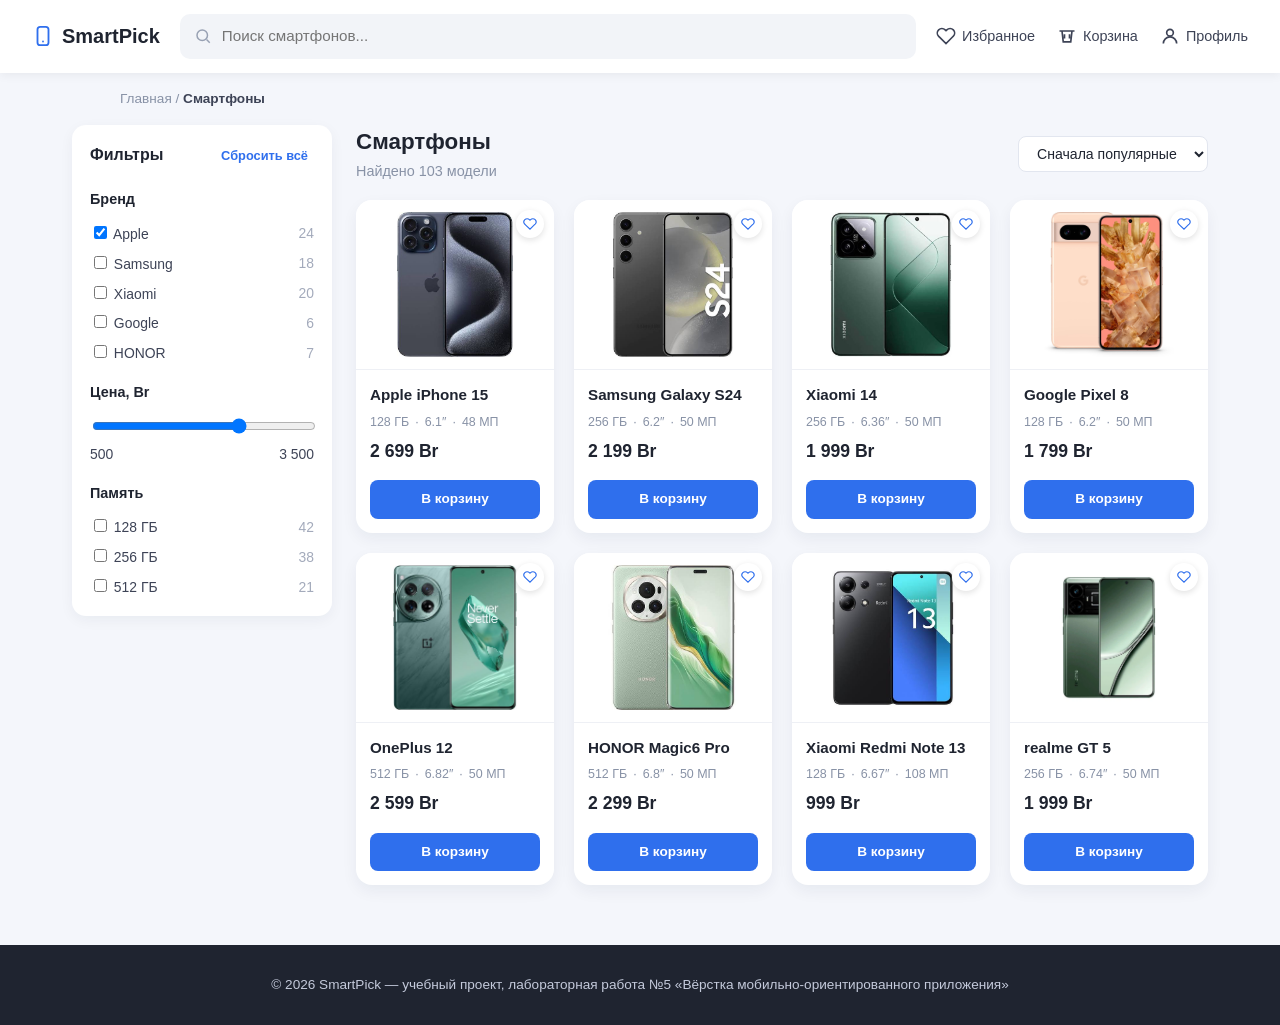
<file: index.html>
<!DOCTYPE html>
<html lang="ru">
<head>
<meta charset="UTF-8">
<meta name="viewport" content="width=device-width, initial-scale=1.0, maximum-scale=1.0, user-scalable=no">
<title>SmartPick — Каталог смартфонов</title>
<link rel="stylesheet" href="css/normalize.css">
<link rel="stylesheet" href="css/style.css">
</head>
<body>

<header class="site-header">
    <div class="logo">
        <svg width="22" height="22" viewBox="0 0 24 24" fill="none"><rect x="6" y="2" width="12" height="20" rx="3" stroke="#2F6FED" stroke-width="2"/><circle cx="12" cy="18" r="1" fill="#2F6FED"/></svg>
        SmartPick
    </div>
    <div class="search-box">
        <svg width="18" height="18" viewBox="0 0 24 24" fill="none" stroke="#98a1b3" stroke-width="2"><circle cx="11" cy="11" r="7"/><path d="M21 21l-4.3-4.3"/></svg>
        <input type="text" placeholder="Поиск смартфонов...">
    </div>
    <div class="header-actions">
        <a href="#"><svg viewBox="0 0 24 24" fill="none" stroke="#3d4356" stroke-width="2"><path d="M20.8 4.6a5.5 5.5 0 0 0-7.8 0L12 5.6l-1-1a5.5 5.5 0 1 0-7.8 7.8l1 1L12 21l7.8-7.8 1-1a5.5 5.5 0 0 0 0-7.6z"/></svg><span>Избранное</span></a>
        <a href="cart.html"><svg viewBox="0 0 24 24" fill="none" stroke="#3d4356" stroke-width="2"><path d="M3 6h18M6 6l1.5 13h9L18 6M9 10v5M15 10v5"/></svg><span>Корзина</span></a>
        <a href="#"><svg viewBox="0 0 24 24" fill="none" stroke="#3d4356" stroke-width="2"><circle cx="12" cy="8" r="4"/><path d="M4 21c0-4.4 3.6-8 8-8s8 3.6 8 8"/></svg><span>Профиль</span></a>
        <button class="burger"><span></span><span></span><span></span></button>
    </div>
</header>

<div class="crumbs"><a href="#">Главная</a> / <b>Смартфоны</b></div>

<div class="catalog-layout">

    <aside class="filters">
        <h3>Фильтры <button>Сбросить всё</button></h3>

        <div class="filter-group">
            <div class="f-title">Бренд</div>
            <label class="filter-row"><span><input type="checkbox" checked> Apple</span><span class="count">24</span></label>
            <label class="filter-row"><span><input type="checkbox"> Samsung</span><span class="count">18</span></label>
            <label class="filter-row"><span><input type="checkbox"> Xiaomi</span><span class="count">20</span></label>
            <label class="filter-row"><span><input type="checkbox"> Google</span><span class="count">6</span></label>
            <label class="filter-row"><span><input type="checkbox"> HONOR</span><span class="count">7</span></label>
        </div>

        <div class="filter-group">
            <div class="f-title">Цена, Br</div>
            <input type="range" min="500" max="3500" value="2500" style="width:100%;">
            <div class="filter-row"><span>500</span><span>3 500</span></div>
        </div>

        <div class="filter-group">
            <div class="f-title">Память</div>
            <label class="filter-row"><span><input type="checkbox"> 128 ГБ</span><span class="count">42</span></label>
            <label class="filter-row"><span><input type="checkbox"> 256 ГБ</span><span class="count">38</span></label>
            <label class="filter-row"><span><input type="checkbox"> 512 ГБ</span><span class="count">21</span></label>
        </div>
    </aside>

    <main class="catalog-main">
        <div class="catalog-top">
            <div>
                <h1>Смартфоны</h1>
                <p>Найдено 103 модели</p>
            </div>
            <select class="sort-select">
                <option>Сначала популярные</option>
                <option>Сначала дешевле</option>
                <option>Сначала дороже</option>
                <option>Новинки</option>
            </select>
        </div>

        <div class="grid">

            <a class="card" href="product.html">
                <div class="card-media">
                    <span class="fav"><svg width="14" height="14" viewBox="0 0 24 24" fill="none" stroke="#2F6FED" stroke-width="2"><path d="M20.8 4.6a5.5 5.5 0 0 0-7.8 0L12 5.6l-1-1a5.5 5.5 0 1 0-7.8 7.8l1 1L12 21l7.8-7.8 1-1a5.5 5.5 0 0 0 0-7.6z"/></svg></span>
                    <img src="assets/images (1).png" alt="Apple iPhone 15">
                </div>
                <div class="card-body">
                    <h3>Apple iPhone 15</h3>
                    <div class="specs"><span>128 ГБ</span><span>·</span><span>6.1″</span><span>·</span><span>48 МП</span></div>
                    <div class="price-row"><span class="price">2 699 Br</span></div>
                    <button class="buy-btn">В корзину</button>
                </div>
            </a>

            <a class="card" href="product.html">
                <div class="card-media">
                    <span class="fav"><svg width="14" height="14" viewBox="0 0 24 24" fill="none" stroke="#2F6FED" stroke-width="2"><path d="M20.8 4.6a5.5 5.5 0 0 0-7.8 0L12 5.6l-1-1a5.5 5.5 0 1 0-7.8 7.8l1 1L12 21l7.8-7.8 1-1a5.5 5.5 0 0 0 0-7.6z"/></svg></span>
                    <img src="assets/images (2).png" alt="Samsung Galaxy S24">
                </div>
                <div class="card-body">
                    <h3>Samsung Galaxy S24</h3>
                    <div class="specs"><span>256 ГБ</span><span>·</span><span>6.2″</span><span>·</span><span>50 МП</span></div>
                    <div class="price-row"><span class="price">2 199 Br</span></div>
                    <button class="buy-btn">В корзину</button>
                </div>
            </a>

            <a class="card" href="product.html">
                <div class="card-media">
                    <span class="fav"><svg width="14" height="14" viewBox="0 0 24 24" fill="none" stroke="#2F6FED" stroke-width="2"><path d="M20.8 4.6a5.5 5.5 0 0 0-7.8 0L12 5.6l-1-1a5.5 5.5 0 1 0-7.8 7.8l1 1L12 21l7.8-7.8 1-1a5.5 5.5 0 0 0 0-7.6z"/></svg></span>
                    <img src="assets/images (3).png" alt="Xiaomi 14">
                </div>
                <div class="card-body">
                    <h3>Xiaomi 14</h3>
                    <div class="specs"><span>256 ГБ</span><span>·</span><span>6.36″</span><span>·</span><span>50 МП</span></div>
                    <div class="price-row"><span class="price">1 999 Br</span></div>
                    <button class="buy-btn">В корзину</button>
                </div>
            </a>

            <a class="card" href="product.html">
                <div class="card-media">
                    <span class="fav"><svg width="14" height="14" viewBox="0 0 24 24" fill="none" stroke="#2F6FED" stroke-width="2"><path d="M20.8 4.6a5.5 5.5 0 0 0-7.8 0L12 5.6l-1-1a5.5 5.5 0 1 0-7.8 7.8l1 1L12 21l7.8-7.8 1-1a5.5 5.5 0 0 0 0-7.6z"/></svg></span>
                    <img src="assets/google-pixel-8-1700125144.jpg" alt="Google Pixel 8">
                </div>
                <div class="card-body">
                    <h3>Google Pixel 8</h3>
                    <div class="specs"><span>128 ГБ</span><span>·</span><span>6.2″</span><span>·</span><span>50 МП</span></div>
                    <div class="price-row"><span class="price">1 799 Br</span></div>
                    <button class="buy-btn">В корзину</button>
                </div>
            </a>

            <a class="card" href="product.html">
                <div class="card-media">
                    <span class="fav"><svg width="14" height="14" viewBox="0 0 24 24" fill="none" stroke="#2F6FED" stroke-width="2"><path d="M20.8 4.6a5.5 5.5 0 0 0-7.8 0L12 5.6l-1-1a5.5 5.5 0 1 0-7.8 7.8l1 1L12 21l7.8-7.8 1-1a5.5 5.5 0 0 0 0-7.6z"/></svg></span>
                    <img src="assets/oneplus.png" alt="OnePlus 12">
                </div>
                <div class="card-body">
                    <h3>OnePlus 12</h3>
                    <div class="specs"><span>512 ГБ</span><span>·</span><span>6.82″</span><span>·</span><span>50 МП</span></div>
                    <div class="price-row"><span class="price">2 599 Br</span></div>
                    <button class="buy-btn">В корзину</button>
                </div>
            </a>

            <a class="card" href="product.html">
                <div class="card-media">
                    <span class="fav"><svg width="14" height="14" viewBox="0 0 24 24" fill="none" stroke="#2F6FED" stroke-width="2"><path d="M20.8 4.6a5.5 5.5 0 0 0-7.8 0L12 5.6l-1-1a5.5 5.5 0 1 0-7.8 7.8l1 1L12 21l7.8-7.8 1-1a5.5 5.5 0 0 0 0-7.6z"/></svg></span>
                    <img src="assets/images(6).png" alt="HONOR Magic6 Pro">
                </div>
                <div class="card-body">
                    <h3>HONOR Magic6 Pro</h3>
                    <div class="specs"><span>512 ГБ</span><span>·</span><span>6.8″</span><span>·</span><span>50 МП</span></div>
                    <div class="price-row"><span class="price">2 299 Br</span></div>
                    <button class="buy-btn">В корзину</button>
                </div>
            </a>

            <a class="card" href="product.html">
                <div class="card-media">
                    <span class="fav"><svg width="14" height="14" viewBox="0 0 24 24" fill="none" stroke="#2F6FED" stroke-width="2"><path d="M20.8 4.6a5.5 5.5 0 0 0-7.8 0L12 5.6l-1-1a5.5 5.5 0 1 0-7.8 7.8l1 1L12 21l7.8-7.8 1-1a5.5 5.5 0 0 0 0-7.6z"/></svg></span>
                    <img src="assets/images(5).png" alt="Xiaomi Redmi Note 13">
                </div>
                <div class="card-body">
                    <h3>Xiaomi Redmi Note 13</h3>
                    <div class="specs"><span>128 ГБ</span><span>·</span><span>6.67″</span><span>·</span><span>108 МП</span></div>
                    <div class="price-row"><span class="price">999 Br</span></div>
                    <button class="buy-btn">В корзину</button>
                </div>
            </a>

            <a class="card" href="product.html">
                <div class="card-media">
                    <span class="fav"><svg width="14" height="14" viewBox="0 0 24 24" fill="none" stroke="#2F6FED" stroke-width="2"><path d="M20.8 4.6a5.5 5.5 0 0 0-7.8 0L12 5.6l-1-1a5.5 5.5 0 1 0-7.8 7.8l1 1L12 21l7.8-7.8 1-1a5.5 5.5 0 0 0 0-7.6z"/></svg></span>
                    <img src="assets/realme.png" alt="realme GT 5">
                </div>
                <div class="card-body">
                    <h3>realme GT 5</h3>
                    <div class="specs"><span>256 ГБ</span><span>·</span><span>6.74″</span><span>·</span><span>50 МП</span></div>
                    <div class="price-row"><span class="price">1 999 Br</span></div>
                    <button class="buy-btn">В корзину</button>
                </div>
            </a>

        </div>
    </main>
</div>

<footer class="site-footer">© 2026 SmartPick — учебный проект, лабораторная работа №5 «Вёрстка мобильно-ориентированного приложения»</footer>

<script src="js/script.js"></script>
</body>
</html>
</file>
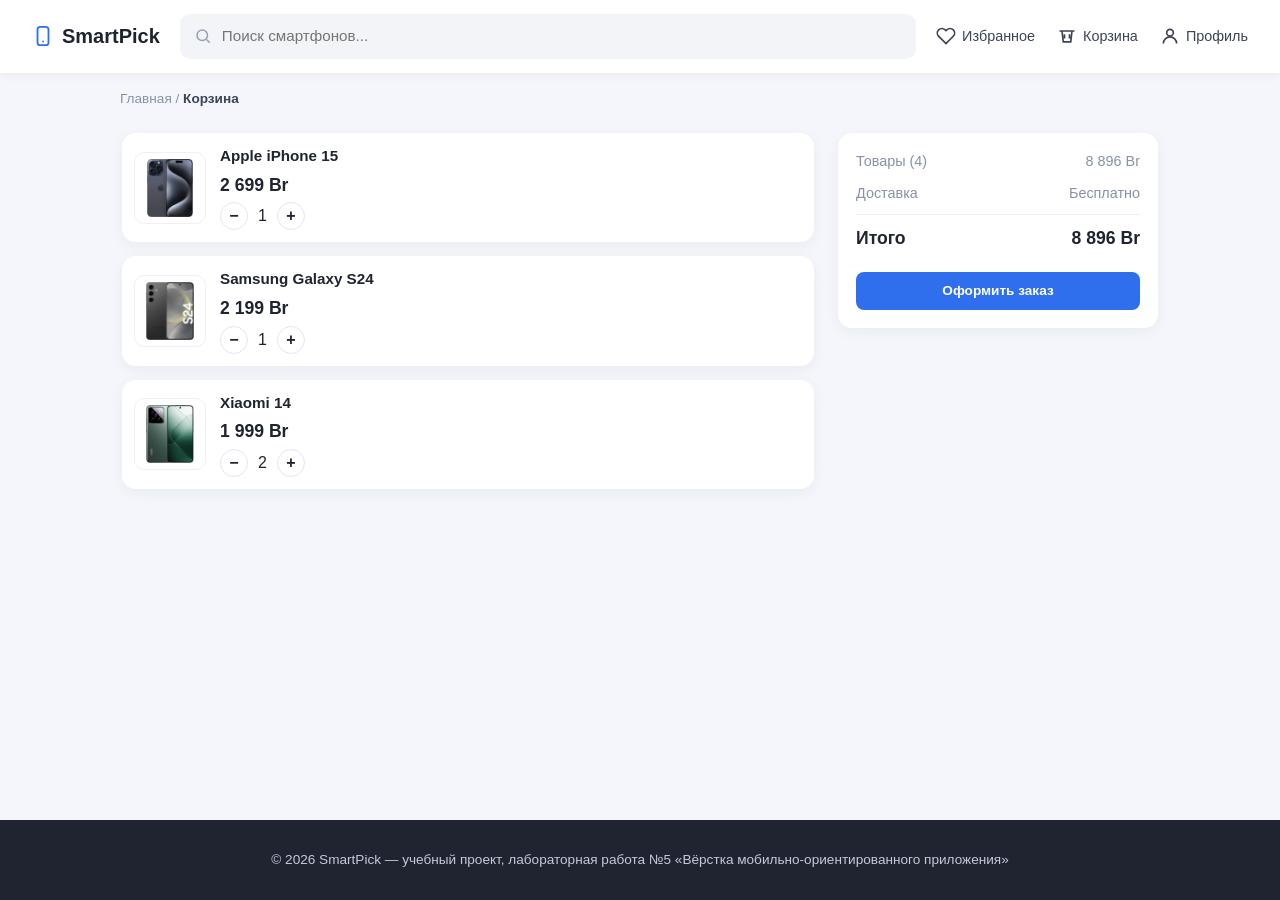
<file: cart.html>
<!DOCTYPE html>
<html lang="ru">
<head>
<meta charset="UTF-8">
<meta name="viewport" content="width=device-width, initial-scale=1.0, maximum-scale=1.0, user-scalable=no">
<title>SmartPick — Корзина</title>
<link rel="stylesheet" href="css/normalize.css">
<link rel="stylesheet" href="css/style.css">
</head>
<body>

<header class="site-header">
    <div class="logo">
        <svg width="22" height="22" viewBox="0 0 24 24" fill="none"><rect x="6" y="2" width="12" height="20" rx="3" stroke="#2F6FED" stroke-width="2"/><circle cx="12" cy="18" r="1" fill="#2F6FED"/></svg>
        SmartPick
    </div>
    <div class="search-box">
        <svg width="18" height="18" viewBox="0 0 24 24" fill="none" stroke="#98a1b3" stroke-width="2"><circle cx="11" cy="11" r="7"/><path d="M21 21l-4.3-4.3"/></svg>
        <input type="text" placeholder="Поиск смартфонов...">
    </div>
    <div class="header-actions">
        <a href="#"><svg viewBox="0 0 24 24" fill="none" stroke="#3d4356" stroke-width="2"><path d="M20.8 4.6a5.5 5.5 0 0 0-7.8 0L12 5.6l-1-1a5.5 5.5 0 1 0-7.8 7.8l1 1L12 21l7.8-7.8 1-1a5.5 5.5 0 0 0 0-7.6z"/></svg><span>Избранное</span></a>
        <a href="cart.html"><svg viewBox="0 0 24 24" fill="none" stroke="#3d4356" stroke-width="2"><path d="M3 6h18M6 6l1.5 13h9L18 6M9 10v5M15 10v5"/></svg><span>Корзина</span></a>
        <a href="#"><svg viewBox="0 0 24 24" fill="none" stroke="#3d4356" stroke-width="2"><circle cx="12" cy="8" r="4"/><path d="M4 21c0-4.4 3.6-8 8-8s8 3.6 8 8"/></svg><span>Профиль</span></a>
        <button class="burger"><span></span><span></span><span></span></button>
    </div>
</header>

<div class="crumbs"><a href="index.html">Главная</a> / <b>Корзина</b></div>

<div class="cart-layout">

    <section class="cart-list">

        <div class="cart-item">
            <div class="thumb-box"><img src="assets/images (1).png" alt="Apple iPhone 15"></div>
            <div class="info">
                <h3>Apple iPhone 15</h3>
                <span class="price">2 699 Br</span>
                <div class="qty-row">
                    <button class="qty-btn">−</button>
                    <span>1</span>
                    <button class="qty-btn">+</button>
                </div>
            </div>
        </div>

        <div class="cart-item">
            <div class="thumb-box"><img src="assets/images (2).png" alt="Samsung Galaxy S24"></div>
            <div class="info">
                <h3>Samsung Galaxy S24</h3>
                <span class="price">2 199 Br</span>
                <div class="qty-row">
                    <button class="qty-btn">−</button>
                    <span>1</span>
                    <button class="qty-btn">+</button>
                </div>
            </div>
        </div>

        <div class="cart-item">
            <div class="thumb-box"><img src="assets/images (3).png" alt="Xiaomi 14"></div>
            <div class="info">
                <h3>Xiaomi 14</h3>
                <span class="price">1 999 Br</span>
                <div class="qty-row">
                    <button class="qty-btn">−</button>
                    <span>2</span>
                    <button class="qty-btn">+</button>
                </div>
            </div>
        </div>

    </section>

    <aside class="cart-summary">
        <div class="summary-row"><span>Товары (4)</span><span>8 896 Br</span></div>
        <div class="summary-row"><span>Доставка</span><span>Бесплатно</span></div>
        <div class="summary-row total"><span>Итого</span><span>8 896 Br</span></div>
        <button class="buy-btn">Оформить заказ</button>
    </aside>

</div>

<footer class="site-footer">
    © 2026 SmartPick — учебный проект, лабораторная работа №5 «Вёрстка мобильно-ориентированного приложения»
</footer>

<script src="js/script.js"></script>
</body>
</html>
</file>
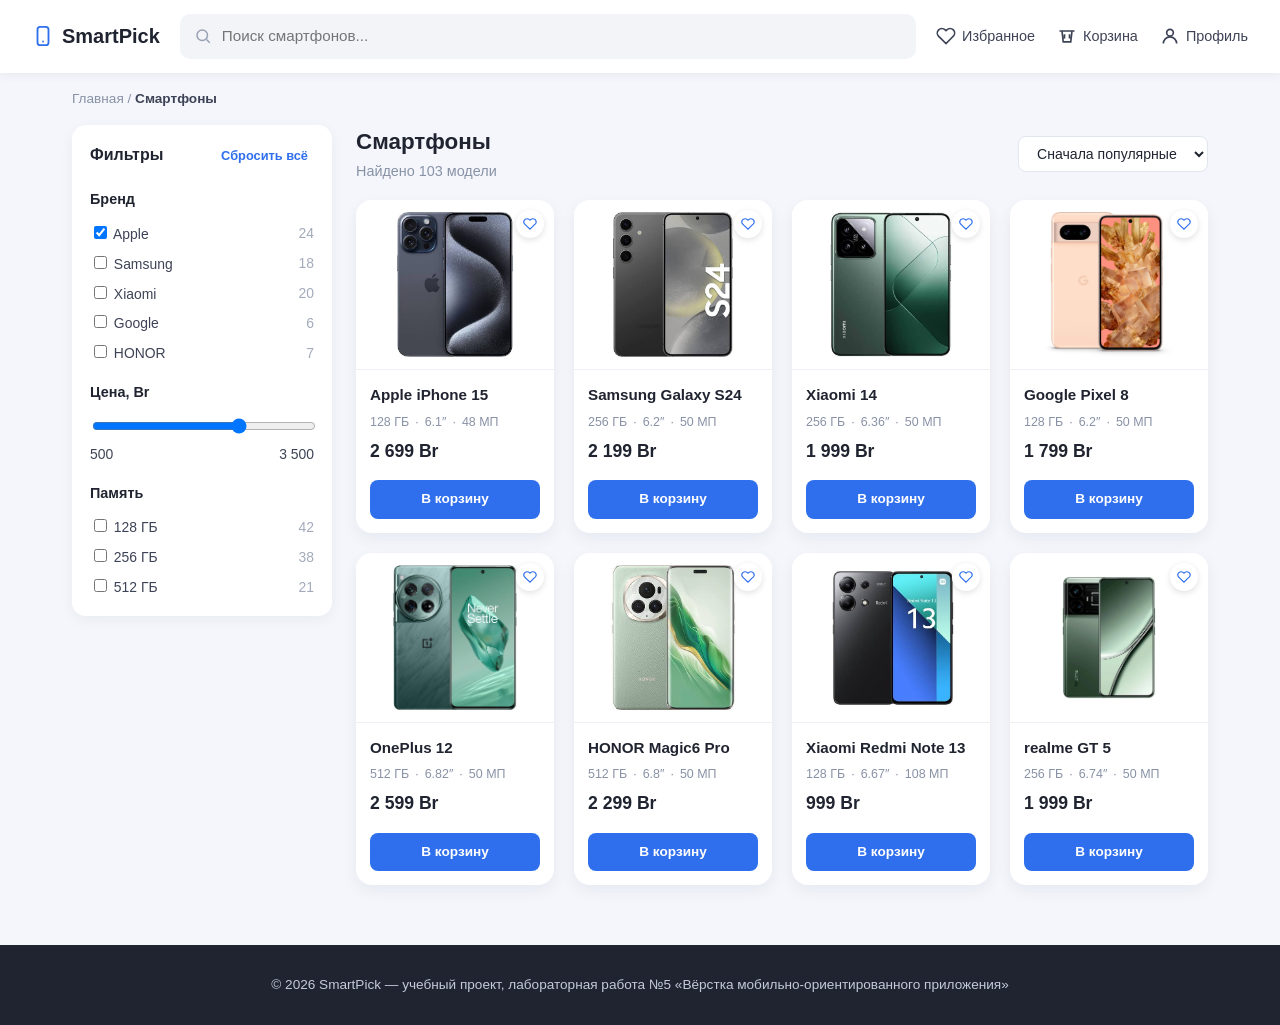
<file: index.min.html>
<!DOCTYPE html><html lang="ru"><head><meta charset="UTF-8"><meta name="viewport" content="width=device-width, initial-scale=1.0, maximum-scale=1.0, user-scalable=no"><title>SmartPick — Каталог смартфонов</title><link rel="stylesheet" href="css/normalize.min.css"><link rel="stylesheet" href="css/style.min.css"></head><body><header class="site-header"><div class="logo"><svg width="22" height="22" viewBox="0 0 24 24" fill="none"><rect x="6" y="2" width="12" height="20" rx="3" stroke="#2F6FED" stroke-width="2"/><circle cx="12" cy="18" r="1" fill="#2F6FED"/></svg> SmartPick </div><div class="search-box"><svg width="18" height="18" viewBox="0 0 24 24" fill="none" stroke="#98a1b3" stroke-width="2"><circle cx="11" cy="11" r="7"/><path d="M21 21l-4.3-4.3"/></svg><input type="text" placeholder="Поиск смартфонов..."></div><div class="header-actions"><a href="#"><svg viewBox="0 0 24 24" fill="none" stroke="#3d4356" stroke-width="2"><path d="M20.8 4.6a5.5 5.5 0 0 0-7.8 0L12 5.6l-1-1a5.5 5.5 0 1 0-7.8 7.8l1 1L12 21l7.8-7.8 1-1a5.5 5.5 0 0 0 0-7.6z"/></svg><span>Избранное</span></a><a href="cart.html"><svg viewBox="0 0 24 24" fill="none" stroke="#3d4356" stroke-width="2"><path d="M3 6h18M6 6l1.5 13h9L18 6M9 10v5M15 10v5"/></svg><span>Корзина</span></a><a href="#"><svg viewBox="0 0 24 24" fill="none" stroke="#3d4356" stroke-width="2"><circle cx="12" cy="8" r="4"/><path d="M4 21c0-4.4 3.6-8 8-8s8 3.6 8 8"/></svg><span>Профиль</span></a><button class="burger"><span></span><span></span><span></span></button></div></header><div class="crumbs"><a href="#">Главная</a> / <b>Смартфоны</b></div><div class="catalog-layout"><aside class="filters"><h3>Фильтры <button>Сбросить всё</button></h3><div class="filter-group"><div class="f-title">Бренд</div><label class="filter-row"><span><input type="checkbox" checked> Apple</span><span class="count">24</span></label><label class="filter-row"><span><input type="checkbox"> Samsung</span><span class="count">18</span></label><label class="filter-row"><span><input type="checkbox"> Xiaomi</span><span class="count">20</span></label><label class="filter-row"><span><input type="checkbox"> Google</span><span class="count">6</span></label><label class="filter-row"><span><input type="checkbox"> HONOR</span><span class="count">7</span></label></div><div class="filter-group"><div class="f-title">Цена, Br</div><input type="range" min="500" max="3500" value="2500" style="width:100%;"><div class="filter-row"><span>500</span><span>3 500</span></div></div><div class="filter-group"><div class="f-title">Память</div><label class="filter-row"><span><input type="checkbox"> 128 ГБ</span><span class="count">42</span></label><label class="filter-row"><span><input type="checkbox"> 256 ГБ</span><span class="count">38</span></label><label class="filter-row"><span><input type="checkbox"> 512 ГБ</span><span class="count">21</span></label></div></aside><main class="catalog-main"><div class="catalog-top"><div><h1>Смартфоны</h1><p>Найдено 103 модели</p></div><select class="sort-select"><option>Сначала популярные</option><option>Сначала дешевле</option><option>Сначала дороже</option><option>Новинки</option></select></div><div class="grid"><a class="card" href="product.html"><div class="card-media"><span class="fav"><svg width="14" height="14" viewBox="0 0 24 24" fill="none" stroke="#2F6FED" stroke-width="2"><path d="M20.8 4.6a5.5 5.5 0 0 0-7.8 0L12 5.6l-1-1a5.5 5.5 0 1 0-7.8 7.8l1 1L12 21l7.8-7.8 1-1a5.5 5.5 0 0 0 0-7.6z"/></svg></span><img src="assets/images (1).png" alt="Apple iPhone 15"></div><div class="card-body"><h3>Apple iPhone 15</h3><div class="specs"><span>128 ГБ</span><span>·</span><span>6.1″</span><span>·</span><span>48 МП</span></div><div class="price-row"><span class="price">2 699 Br</span></div><button class="buy-btn">В корзину</button></div></a><a class="card" href="product.html"><div class="card-media"><span class="fav"><svg width="14" height="14" viewBox="0 0 24 24" fill="none" stroke="#2F6FED" stroke-width="2"><path d="M20.8 4.6a5.5 5.5 0 0 0-7.8 0L12 5.6l-1-1a5.5 5.5 0 1 0-7.8 7.8l1 1L12 21l7.8-7.8 1-1a5.5 5.5 0 0 0 0-7.6z"/></svg></span><img src="assets/images (2).png" alt="Samsung Galaxy S24"></div><div class="card-body"><h3>Samsung Galaxy S24</h3><div class="specs"><span>256 ГБ</span><span>·</span><span>6.2″</span><span>·</span><span>50 МП</span></div><div class="price-row"><span class="price">2 199 Br</span></div><button class="buy-btn">В корзину</button></div></a><a class="card" href="product.html"><div class="card-media"><span class="fav"><svg width="14" height="14" viewBox="0 0 24 24" fill="none" stroke="#2F6FED" stroke-width="2"><path d="M20.8 4.6a5.5 5.5 0 0 0-7.8 0L12 5.6l-1-1a5.5 5.5 0 1 0-7.8 7.8l1 1L12 21l7.8-7.8 1-1a5.5 5.5 0 0 0 0-7.6z"/></svg></span><img src="assets/images (3).png" alt="Xiaomi 14"></div><div class="card-body"><h3>Xiaomi 14</h3><div class="specs"><span>256 ГБ</span><span>·</span><span>6.36″</span><span>·</span><span>50 МП</span></div><div class="price-row"><span class="price">1 999 Br</span></div><button class="buy-btn">В корзину</button></div></a><a class="card" href="product.html"><div class="card-media"><span class="fav"><svg width="14" height="14" viewBox="0 0 24 24" fill="none" stroke="#2F6FED" stroke-width="2"><path d="M20.8 4.6a5.5 5.5 0 0 0-7.8 0L12 5.6l-1-1a5.5 5.5 0 1 0-7.8 7.8l1 1L12 21l7.8-7.8 1-1a5.5 5.5 0 0 0 0-7.6z"/></svg></span><img src="assets/google-pixel-8-1700125144.jpg" alt="Google Pixel 8"></div><div class="card-body"><h3>Google Pixel 8</h3><div class="specs"><span>128 ГБ</span><span>·</span><span>6.2″</span><span>·</span><span>50 МП</span></div><div class="price-row"><span class="price">1 799 Br</span></div><button class="buy-btn">В корзину</button></div></a><a class="card" href="product.html"><div class="card-media"><span class="fav"><svg width="14" height="14" viewBox="0 0 24 24" fill="none" stroke="#2F6FED" stroke-width="2"><path d="M20.8 4.6a5.5 5.5 0 0 0-7.8 0L12 5.6l-1-1a5.5 5.5 0 1 0-7.8 7.8l1 1L12 21l7.8-7.8 1-1a5.5 5.5 0 0 0 0-7.6z"/></svg></span><img src="assets/oneplus.png" alt="OnePlus 12"></div><div class="card-body"><h3>OnePlus 12</h3><div class="specs"><span>512 ГБ</span><span>·</span><span>6.82″</span><span>·</span><span>50 МП</span></div><div class="price-row"><span class="price">2 599 Br</span></div><button class="buy-btn">В корзину</button></div></a><a class="card" href="product.html"><div class="card-media"><span class="fav"><svg width="14" height="14" viewBox="0 0 24 24" fill="none" stroke="#2F6FED" stroke-width="2"><path d="M20.8 4.6a5.5 5.5 0 0 0-7.8 0L12 5.6l-1-1a5.5 5.5 0 1 0-7.8 7.8l1 1L12 21l7.8-7.8 1-1a5.5 5.5 0 0 0 0-7.6z"/></svg></span><img src="assets/images(6).png" alt="HONOR Magic6 Pro"></div><div class="card-body"><h3>HONOR Magic6 Pro</h3><div class="specs"><span>512 ГБ</span><span>·</span><span>6.8″</span><span>·</span><span>50 МП</span></div><div class="price-row"><span class="price">2 299 Br</span></div><button class="buy-btn">В корзину</button></div></a><a class="card" href="product.html"><div class="card-media"><span class="fav"><svg width="14" height="14" viewBox="0 0 24 24" fill="none" stroke="#2F6FED" stroke-width="2"><path d="M20.8 4.6a5.5 5.5 0 0 0-7.8 0L12 5.6l-1-1a5.5 5.5 0 1 0-7.8 7.8l1 1L12 21l7.8-7.8 1-1a5.5 5.5 0 0 0 0-7.6z"/></svg></span><img src="assets/images(5).png" alt="Xiaomi Redmi Note 13"></div><div class="card-body"><h3>Xiaomi Redmi Note 13</h3><div class="specs"><span>128 ГБ</span><span>·</span><span>6.67″</span><span>·</span><span>108 МП</span></div><div class="price-row"><span class="price">999 Br</span></div><button class="buy-btn">В корзину</button></div></a><a class="card" href="product.html"><div class="card-media"><span class="fav"><svg width="14" height="14" viewBox="0 0 24 24" fill="none" stroke="#2F6FED" stroke-width="2"><path d="M20.8 4.6a5.5 5.5 0 0 0-7.8 0L12 5.6l-1-1a5.5 5.5 0 1 0-7.8 7.8l1 1L12 21l7.8-7.8 1-1a5.5 5.5 0 0 0 0-7.6z"/></svg></span><img src="assets/realme.png" alt="realme GT 5"></div><div class="card-body"><h3>realme GT 5</h3><div class="specs"><span>256 ГБ</span><span>·</span><span>6.74″</span><span>·</span><span>50 МП</span></div><div class="price-row"><span class="price">1 999 Br</span></div><button class="buy-btn">В корзину</button></div></a></div></main></div><footer class="site-footer">© 2026 SmartPick — учебный проект, лабораторная работа №5 «Вёрстка мобильно-ориентированного приложения»</footer><script src="js/script.min.js"></script></body></html>
</file>
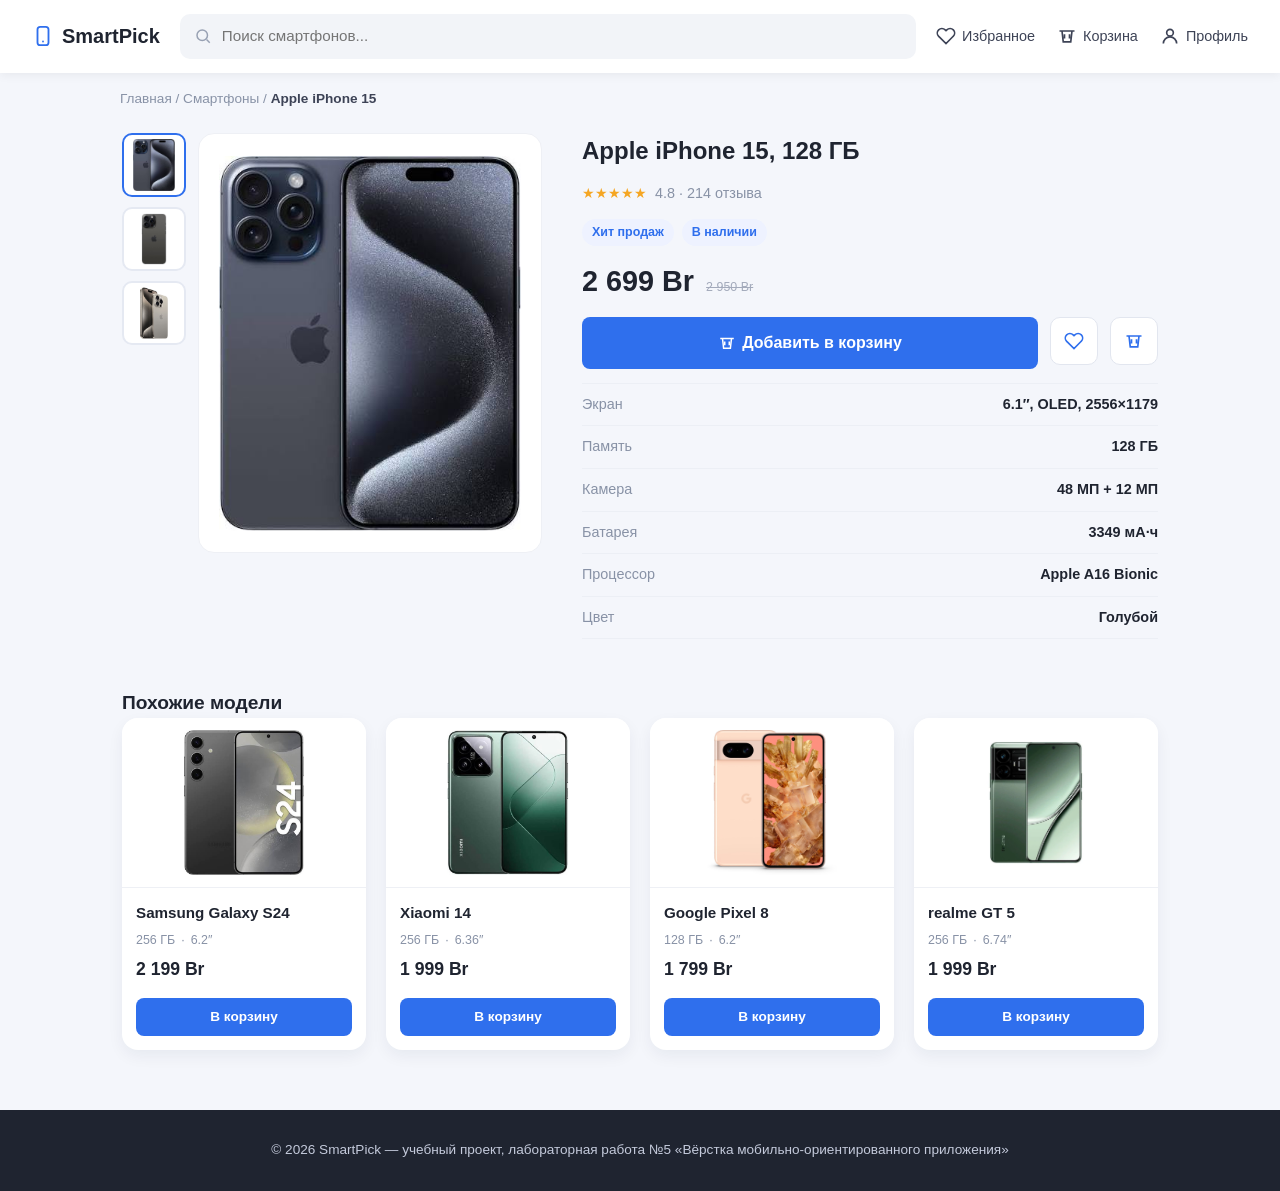
<file: product.html>
<!DOCTYPE html>
<html lang="ru">
<head>
<meta charset="UTF-8">
<meta name="viewport" content="width=device-width, initial-scale=1.0, maximum-scale=1.0, user-scalable=no">
<title>SmartPick — Apple iPhone 15</title>
<link rel="stylesheet" href="css/normalize.css">
<link rel="stylesheet" href="css/style.css">
</head>
<body>

<header class="site-header">
    <div class="logo">
        <svg width="22" height="22" viewBox="0 0 24 24" fill="none"><rect x="6" y="2" width="12" height="20" rx="3" stroke="#2F6FED" stroke-width="2"/><circle cx="12" cy="18" r="1" fill="#2F6FED"/></svg>
        SmartPick
    </div>
    <div class="search-box">
        <svg width="18" height="18" viewBox="0 0 24 24" fill="none" stroke="#98a1b3" stroke-width="2"><circle cx="11" cy="11" r="7"/><path d="M21 21l-4.3-4.3"/></svg>
        <input type="text" placeholder="Поиск смартфонов...">
    </div>
    <div class="header-actions">
        <a href="#"><svg viewBox="0 0 24 24" fill="none" stroke="#3d4356" stroke-width="2"><path d="M20.8 4.6a5.5 5.5 0 0 0-7.8 0L12 5.6l-1-1a5.5 5.5 0 1 0-7.8 7.8l1 1L12 21l7.8-7.8 1-1a5.5 5.5 0 0 0 0-7.6z"/></svg><span>Избранное</span></a>
        <a href="cart.html"><svg viewBox="0 0 24 24" fill="none" stroke="#3d4356" stroke-width="2"><path d="M3 6h18M6 6l1.5 13h9L18 6M9 10v5M15 10v5"/></svg><span>Корзина</span></a>
        <a href="#"><svg viewBox="0 0 24 24" fill="none" stroke="#3d4356" stroke-width="2"><circle cx="12" cy="8" r="4"/><path d="M4 21c0-4.4 3.6-8 8-8s8 3.6 8 8"/></svg><span>Профиль</span></a>
        <button class="burger"><span></span><span></span><span></span></button>
    </div>
</header>

<div class="crumbs"><a href="index.html">Главная</a> / <a href="index.html">Смартфоны</a> / <b>Apple iPhone 15</b></div>

<div class="product-layout">

    <div class="gallery">
        <div class="thumbs">
            <div class="thumb active"><img src="assets/images (1).png" alt="Apple iPhone 15 — вид 1"></div>
            <div class="thumb"><img src="assets/1234.png" alt="Apple iPhone 15 — вид 2"></div>
            <div class="thumb"><img src="assets/iphone_15-pro_iphone_15-pro-max-review-design.jpeg" alt="Apple iPhone 15 — вид 3"></div>
        </div>
        <div class="main-photo">
            <img src="assets/images (1).png" alt="Apple iPhone 15">
        </div>
    </div>

    <div class="product-info">
        <h1>Apple iPhone 15, 128 ГБ</h1>
        <div class="rating-row">★★★★★ <span>4.8 · 214 отзыва</span></div>

        <div class="badges-row">
            <span class="badge">Хит продаж</span>
            <span class="badge">В наличии</span>
        </div>

        <div class="price-block">
            <span class="price">2 699 Br</span>
            <span class="old-price">2 950 Br</span>
        </div>

        <div class="actions-row">
            <button class="buy-btn">
                <svg width="18" height="18" viewBox="0 0 24 24" fill="none" stroke="#fff" stroke-width="2"><path d="M3 6h18M6 6l1.5 13h9L18 6M9 10v5M15 10v5"/></svg>
                Добавить в корзину
            </button>
            <div class="icon-square">
                <svg width="20" height="20" viewBox="0 0 24 24" fill="none" stroke="#2F6FED" stroke-width="2"><path d="M20.8 4.6a5.5 5.5 0 0 0-7.8 0L12 5.6l-1-1a5.5 5.5 0 1 0-7.8 7.8l1 1L12 21l7.8-7.8 1-1a5.5 5.5 0 0 0 0-7.6z"/></svg>
            </div>
            <div class="icon-square">
                <svg width="20" height="20" viewBox="0 0 24 24" fill="none" stroke="#2F6FED" stroke-width="2"><path d="M3 6h18M6 6l1.5 13h9L18 6M9 10v5M15 10v5"/></svg>
            </div>
        </div>

        <div class="spec-table">
            <div class="spec-row"><span>Экран</span><span>6.1″, OLED, 2556×1179</span></div>
            <div class="spec-row"><span>Память</span><span>128 ГБ</span></div>
            <div class="spec-row"><span>Камера</span><span>48 МП + 12 МП</span></div>
            <div class="spec-row"><span>Батарея</span><span>3349 мА·ч</span></div>
            <div class="spec-row"><span>Процессор</span><span>Apple A16 Bionic</span></div>
            <div class="spec-row"><span>Цвет</span><span>Голубой</span></div>
        </div>
    </div>
</div>

<section class="related">
    <h2>Похожие модели</h2>
    <div class="grid">
        <a class="card" href="product.html">
            <div class="card-media">
                <img src="assets/images (2).png" alt="Samsung Galaxy S24">
            </div>
            <div class="card-body">
                <h3>Samsung Galaxy S24</h3>
                <div class="specs"><span>256 ГБ</span><span>·</span><span>6.2″</span></div>
                <div class="price-row"><span class="price">2 199 Br</span></div>
                <button class="buy-btn">В корзину</button>
            </div>
        </a>
        <a class="card" href="product.html">
            <div class="card-media">
                <img src="assets/images (3).png" alt="Xiaomi 14">
            </div>
            <div class="card-body">
                <h3>Xiaomi 14</h3>
                <div class="specs"><span>256 ГБ</span><span>·</span><span>6.36″</span></div>
                <div class="price-row"><span class="price">1 999 Br</span></div>
                <button class="buy-btn">В корзину</button>
            </div>
        </a>
        <a class="card" href="product.html">
            <div class="card-media">
                <img src="assets/google-pixel-8-1700125144.jpg" alt="Google Pixel 8">
            </div>
            <div class="card-body">
                <h3>Google Pixel 8</h3>
                <div class="specs"><span>128 ГБ</span><span>·</span><span>6.2″</span></div>
                <div class="price-row"><span class="price">1 799 Br</span></div>
                <button class="buy-btn">В корзину</button>
            </div>
        </a>
        <a class="card" href="product.html">
            <div class="card-media">
                <img src="assets/realme.png" alt="realme GT 5">
            </div>
            <div class="card-body">
                <h3>realme GT 5</h3>
                <div class="specs"><span>256 ГБ</span><span>·</span><span>6.74″</span></div>
                <div class="price-row"><span class="price">1 999 Br</span></div>
                <button class="buy-btn">В корзину</button>
            </div>
        </a>
    </div>
</section>

<footer class="site-footer">© 2026 SmartPick — учебный проект, лабораторная работа №5 «Вёрстка мобильно-ориентированного приложения»</footer>

<script src="js/script.js"></script>
</body>
</html>
</file>
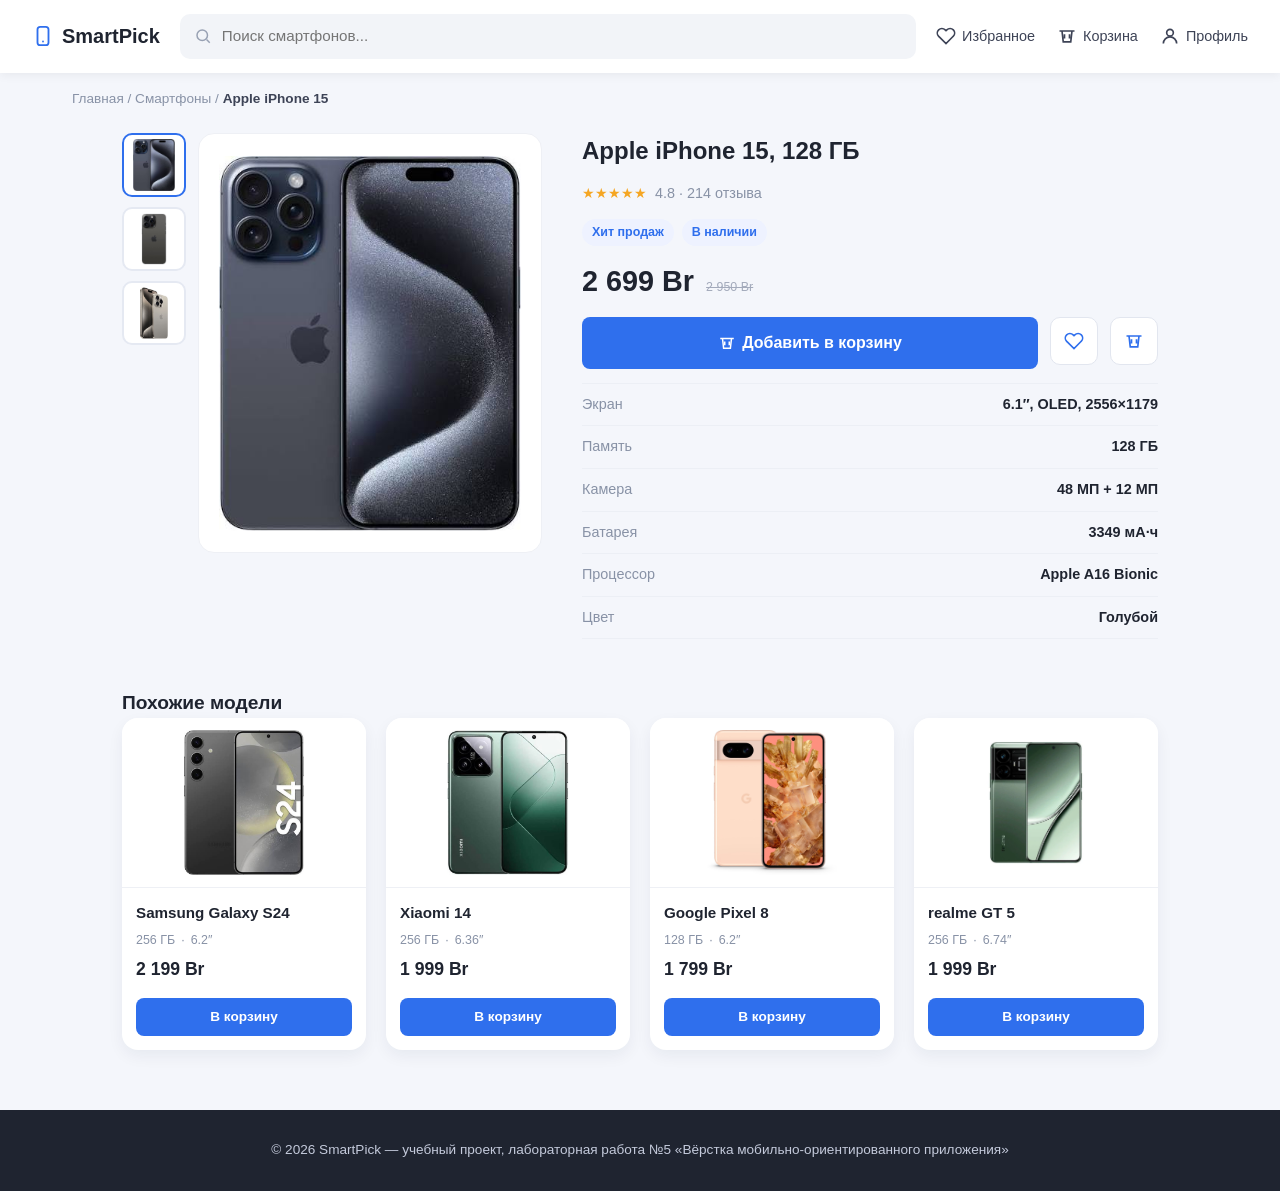
<file: product.min.html>
<!DOCTYPE html><html lang="ru"><head><meta charset="UTF-8"><meta name="viewport" content="width=device-width, initial-scale=1.0, maximum-scale=1.0, user-scalable=no"><title>SmartPick — Apple iPhone 15</title><link rel="stylesheet" href="css/normalize.min.css"><link rel="stylesheet" href="css/style.min.css"></head><body><header class="site-header"><div class="logo"><svg width="22" height="22" viewBox="0 0 24 24" fill="none"><rect x="6" y="2" width="12" height="20" rx="3" stroke="#2F6FED" stroke-width="2"/><circle cx="12" cy="18" r="1" fill="#2F6FED"/></svg> SmartPick </div><div class="search-box"><svg width="18" height="18" viewBox="0 0 24 24" fill="none" stroke="#98a1b3" stroke-width="2"><circle cx="11" cy="11" r="7"/><path d="M21 21l-4.3-4.3"/></svg><input type="text" placeholder="Поиск смартфонов..."></div><div class="header-actions"><a href="#"><svg viewBox="0 0 24 24" fill="none" stroke="#3d4356" stroke-width="2"><path d="M20.8 4.6a5.5 5.5 0 0 0-7.8 0L12 5.6l-1-1a5.5 5.5 0 1 0-7.8 7.8l1 1L12 21l7.8-7.8 1-1a5.5 5.5 0 0 0 0-7.6z"/></svg><span>Избранное</span></a><a href="cart.html"><svg viewBox="0 0 24 24" fill="none" stroke="#3d4356" stroke-width="2"><path d="M3 6h18M6 6l1.5 13h9L18 6M9 10v5M15 10v5"/></svg><span>Корзина</span></a><a href="#"><svg viewBox="0 0 24 24" fill="none" stroke="#3d4356" stroke-width="2"><circle cx="12" cy="8" r="4"/><path d="M4 21c0-4.4 3.6-8 8-8s8 3.6 8 8"/></svg><span>Профиль</span></a><button class="burger"><span></span><span></span><span></span></button></div></header><div class="crumbs"><a href="index.html">Главная</a> / <a href="index.html">Смартфоны</a> / <b>Apple iPhone 15</b></div><div class="product-layout"><div class="gallery"><div class="thumbs"><div class="thumb active"><img src="assets/images (1).png" alt="Apple iPhone 15 — вид 1"></div><div class="thumb"><img src="assets/1234.png" alt="Apple iPhone 15 — вид 2"></div><div class="thumb"><img src="assets/iphone_15-pro_iphone_15-pro-max-review-design.jpeg" alt="Apple iPhone 15 — вид 3"></div></div><div class="main-photo"><img src="assets/images (1).png" alt="Apple iPhone 15"></div></div><div class="product-info"><h1>Apple iPhone 15, 128 ГБ</h1><div class="rating-row">★★★★★ <span>4.8 · 214 отзыва</span></div><div class="badges-row"><span class="badge">Хит продаж</span><span class="badge">В наличии</span></div><div class="price-block"><span class="price">2 699 Br</span><span class="old-price">2 950 Br</span></div><div class="actions-row"><button class="buy-btn"><svg width="18" height="18" viewBox="0 0 24 24" fill="none" stroke="#fff" stroke-width="2"><path d="M3 6h18M6 6l1.5 13h9L18 6M9 10v5M15 10v5"/></svg> Добавить в корзину </button><div class="icon-square"><svg width="20" height="20" viewBox="0 0 24 24" fill="none" stroke="#2F6FED" stroke-width="2"><path d="M20.8 4.6a5.5 5.5 0 0 0-7.8 0L12 5.6l-1-1a5.5 5.5 0 1 0-7.8 7.8l1 1L12 21l7.8-7.8 1-1a5.5 5.5 0 0 0 0-7.6z"/></svg></div><div class="icon-square"><svg width="20" height="20" viewBox="0 0 24 24" fill="none" stroke="#2F6FED" stroke-width="2"><path d="M3 6h18M6 6l1.5 13h9L18 6M9 10v5M15 10v5"/></svg></div></div><div class="spec-table"><div class="spec-row"><span>Экран</span><span>6.1″, OLED, 2556×1179</span></div><div class="spec-row"><span>Память</span><span>128 ГБ</span></div><div class="spec-row"><span>Камера</span><span>48 МП + 12 МП</span></div><div class="spec-row"><span>Батарея</span><span>3349 мА·ч</span></div><div class="spec-row"><span>Процессор</span><span>Apple A16 Bionic</span></div><div class="spec-row"><span>Цвет</span><span>Голубой</span></div></div></div></div><section class="related"><h2>Похожие модели</h2><div class="grid"><a class="card" href="product.html"><div class="card-media"><img src="assets/images (2).png" alt="Samsung Galaxy S24"></div><div class="card-body"><h3>Samsung Galaxy S24</h3><div class="specs"><span>256 ГБ</span><span>·</span><span>6.2″</span></div><div class="price-row"><span class="price">2 199 Br</span></div><button class="buy-btn">В корзину</button></div></a><a class="card" href="product.html"><div class="card-media"><img src="assets/images (3).png" alt="Xiaomi 14"></div><div class="card-body"><h3>Xiaomi 14</h3><div class="specs"><span>256 ГБ</span><span>·</span><span>6.36″</span></div><div class="price-row"><span class="price">1 999 Br</span></div><button class="buy-btn">В корзину</button></div></a><a class="card" href="product.html"><div class="card-media"><img src="assets/google-pixel-8-1700125144.jpg" alt="Google Pixel 8"></div><div class="card-body"><h3>Google Pixel 8</h3><div class="specs"><span>128 ГБ</span><span>·</span><span>6.2″</span></div><div class="price-row"><span class="price">1 799 Br</span></div><button class="buy-btn">В корзину</button></div></a><a class="card" href="product.html"><div class="card-media"><img src="assets/realme.png" alt="realme GT 5"></div><div class="card-body"><h3>realme GT 5</h3><div class="specs"><span>256 ГБ</span><span>·</span><span>6.74″</span></div><div class="price-row"><span class="price">1 999 Br</span></div><button class="buy-btn">В корзину</button></div></a></div></section><footer class="site-footer">© 2026 SmartPick — учебный проект, лабораторная работа №5 «Вёрстка мобильно-ориентированного приложения»</footer><script src="js/script.min.js"></script></body></html>
</file>
<file: css/style.css>
body{
    font-family:'Segoe UI', Arial, sans-serif;
    background:#f4f6fb;
    color:#1f2430;
    min-height:100vh;
    display:flex;
    flex-direction:column;
}
a{ color:inherit; }
img, svg{ max-width:100%; display:block; }

.site-header{
    display:flex;
    align-items:center;
    gap:20px;
    padding:12px 16px;
    background:#fff;
    box-shadow:0 2px 10px rgba(0,0,0,0.06);
    position:sticky;
    top:0;
    z-index:10;
    flex-wrap:wrap;
}
.logo{
    display:flex;
    align-items:center;
    gap:8px;
    font-weight:700;
    font-size:1.25rem;
    white-space:nowrap;
}
.logo span{ color:#2F6FED; }

.search-box{
    flex:1;
    display:flex;
    align-items:center;
    gap:8px;
    background:#f2f4f8;
    border-radius:10px;
    padding:10px 14px;
    color:#98a1b3;
    order:3;
    width:100%;
    flex-basis:100%;
}
.search-box input{
    border:none; background:none; outline:none;
    flex:1; font-size:.95rem; color:#1f2430;
}

.header-actions{
    display:flex;
    align-items:center;
    gap:22px;
    flex-shrink:0;
}
.header-actions a{
    display:flex;
    align-items:center;
    gap:6px;
    text-decoration:none;
    font-size:.9rem;
    color:#3d4356;
}
.header-actions a span{ display:none; }
.header-actions svg{ width:20px; height:20px; }

.burger{
    display:flex;
    flex-direction:column;
    gap:5px;
    background:none; border:none; cursor:pointer;
}
.burger span{ width:22px; height:2px; background:#1f2430; }

.crumbs{
    width:100%;
    box-sizing:border-box;
    max-width:1200px;
    margin:16px auto 0;
    padding-left:40px;
    padding-right:16px;
    font-size:.85rem;
    color:#8892a6;
}
.crumbs a{ text-decoration:none; color:#8892a6; }
.crumbs b{ color:#3d4356; }

.catalog-layout{
    display:flex;
    flex-direction:column;
    gap:24px;
    max-width:1200px;
    margin:16px auto 60px;
    padding:0 16px;
    align-items:flex-start;
    width:100%;
    box-sizing:border-box;
}

.filters{
    width:100%;
    flex-shrink:0;
    background:#fff;
    border-radius:14px;
    padding:18px;
    box-shadow:0 4px 14px rgba(20,30,60,0.05);
    display:flex;
    flex-direction:column;
    gap:18px;
}
.filters h3{
    display:flex;
    justify-content:space-between;
    align-items:center;
    margin:0 0 4px;
    font-size:1rem;
}
.filters h3 button{
    background:none;border:none;color:#2F6FED;font-size:.8rem;cursor:pointer;
}
.filter-group{ display:flex; flex-direction:column; gap:8px; }
.filter-group .f-title{ font-weight:600; font-size:.9rem; margin-bottom:4px; }
.filter-row{
    display:flex;
    align-items:center;
    justify-content:space-between;
    font-size:.87rem;
    color:#3d4356;
}
.filter-row span.count{ color:#a3aabb; }

.catalog-main{ flex:1; min-width:0; width:100%; }
.catalog-top{
    display:flex;
    flex-direction:column;
    align-items:flex-start;
    gap:10px;
    margin-bottom:18px;
}
.catalog-top h1{ margin:0; font-size:1.4rem; }
.catalog-top p{ margin:2px 0 0; color:#8892a6; font-size:.9rem; }
.sort-select{
    padding:8px 14px;
    border-radius:8px;
    border:1px solid #e2e6ef;
    background:#fff;
    font-size:.88rem;
}

.grid{
    display:flex;
    flex-wrap:wrap;
    gap:20px;
}

.card{
    display:flex;
    flex-direction:column;
    width:100%;
    background:#fff;
    border-radius:16px;
    box-shadow:0 6px 16px rgba(20,30,60,0.06);
    overflow:hidden;
    text-decoration:none;
    color:inherit;
    transition:transform .15s;
}
.card:hover{ transform:translateY(-4px); }
.card-media{
    position:relative;
    display:flex;
    align-items:center;
    justify-content:center;
    height:170px;
    background:#ffffff;
    border-bottom:1px solid #eef0f5;
    padding:12px;
    overflow:hidden;
}
.card-media img{
    max-width:100%;
    max-height:100%;
    width:auto;
    height:auto;
    object-fit:contain;
}
.card-media .fav{
    position:absolute; top:10px; right:10px;
    width:28px;height:28px;border-radius:50%;
    background:#fff; display:flex;align-items:center;justify-content:center;
    box-shadow:0 2px 6px rgba(0,0,0,.12);
}
.card-body{ display:flex; flex-direction:column; gap:6px; padding:14px; flex:1; }
.card-body h3{ margin:0; font-size:.95rem; }
.specs{ display:flex; gap:6px; color:#8892a6; font-size:.78rem; flex-wrap:wrap; }
.price-row{ margin-top:auto; display:flex; align-items:baseline; gap:6px; }
.price{ font-weight:700; font-size:1.1rem; }
.old-price{ font-size:.78rem; color:#a3aabb; text-decoration:line-through; }
.buy-btn{
    margin-top:10px;
    display:flex; align-items:center; justify-content:center; gap:6px;
    background:#2F6FED; color:#fff; border:none;
    padding:9px; border-radius:8px; font-size:.85rem; font-weight:600; cursor:pointer;
}

.product-layout{
    display:flex;
    flex-direction:column;
    gap:40px;
    max-width:1100px;
    margin:24px auto 50px;
    padding:0 16px;
    align-items:flex-start;
    width:100%;
    box-sizing:border-box;
}
.gallery{
    display:flex;
    flex-direction:column;
    gap:12px;
    width:100%;
}
.gallery .thumbs{
    display:flex;
    flex-direction:row;
    order:2;
    gap:10px;
}
.gallery .thumbs .thumb{
    width:64px; height:64px;
    border-radius:10px;
    background:#fff;
    border:2px solid #e5e9f2;
    display:flex;align-items:center;justify-content:center;
    overflow:hidden;
    padding:4px;
    flex-shrink:0;
}
.gallery .thumbs .thumb img{
    max-width:100%;
    max-height:100%;
    object-fit:contain;
}
.gallery .thumbs .thumb.active{ border-color:#2F6FED; }
.gallery .main-photo{
    flex:1;
    background:#ffffff;
    border:1px solid #eef0f5;
    border-radius:16px;
    display:flex;align-items:center;justify-content:center;
    height:280px;
    padding:20px;
    overflow:hidden;
}
.gallery .main-photo img{
    max-width:100%;
    max-height:100%;
    width:auto;
    height:auto;
    object-fit:contain;
}

.product-info{ flex:1; width:100%; display:flex; flex-direction:column; gap:14px; }
.product-info h1{ margin:0; font-size:1.5rem; }
.rating-row{ display:flex; align-items:center; gap:8px; color:#f5a623; font-size:.9rem; }
.rating-row span{ color:#8892a6; }
.price-block{ display:flex; align-items:baseline; gap:12px; }
.price-block .price{ font-size:1.8rem; font-weight:800; }
.badges-row{ display:flex; gap:8px; flex-wrap:wrap; }
.badge{ background:#eef2ff; color:#2F6FED; font-size:.78rem; padding:4px 10px; border-radius:20px; font-weight:600; }

.actions-row{ display:flex; flex-wrap:wrap; gap:12px; }
.actions-row .buy-btn{ flex:1; padding:14px; font-size:1rem; margin-top:0; }
.icon-square{
    width:48px; height:48px; border-radius:10px;
    border:1px solid #e2e6ef; background:#fff;
    display:flex;align-items:center;justify-content:center; cursor:pointer;
}

.spec-table{ display:flex; flex-direction:column; gap:0; border-top:1px solid #eceff5; }
.spec-row{
    display:flex;
    justify-content:space-between;
    padding:10px 0;
    border-bottom:1px solid #eceff5;
    font-size:.9rem;
}
.spec-row span:first-child{ color:#8892a6; }
.spec-row span:last-child{ font-weight:600; }

.related{ max-width:1100px; margin:0 auto 60px; padding:0 16px; width:100%; box-sizing:border-box; }
.related h2{ font-size:1.2rem; }
.related .grid .card{ width:100%; }

.cart-layout{
    display:flex;
    flex-direction:column;
    gap:24px;
    max-width:1100px;
    margin:24px auto 60px;
    padding:0 16px;
    align-items:flex-start;
    width:100%;
    box-sizing:border-box;
}
.cart-list{
    display:flex;
    flex-direction:column;
    gap:14px;
    width:100%;
}
.cart-item{
    display:flex;
    gap:14px;
    align-items:center;
    background:#fff;
    border-radius:14px;
    padding:12px;
    box-shadow:0 4px 14px rgba(20,30,60,0.05);
}
.cart-item .thumb-box{
    width:72px; height:72px; flex-shrink:0;
    background:#fff; border:1px solid #eef0f5; border-radius:10px;
    display:flex; align-items:center; justify-content:center; padding:6px;
    overflow:hidden;
}
.cart-item .thumb-box img{ max-width:100%; max-height:100%; object-fit:contain; }
.cart-item .info{ flex:1; display:flex; flex-direction:column; gap:4px; min-width:0; }
.cart-item .info h3{ font-size:.95rem; }
.qty-row{ display:flex; align-items:center; gap:10px; }
.qty-btn{
    width:28px; height:28px; border-radius:50%;
    border:1px solid #e2e6ef; background:#fff;
    display:flex; align-items:center; justify-content:center; font-weight:700;
}
.cart-summary{
    width:100%;
    background:#fff;
    border-radius:14px;
    padding:18px;
    box-shadow:0 4px 14px rgba(20,30,60,0.05);
    display:flex;
    flex-direction:column;
    gap:10px;
}
.summary-row{
    display:flex; justify-content:space-between;
    font-size:.9rem; color:#8892a6;
}
.summary-row.total{
    color:#1f2430; font-weight:700; font-size:1.1rem;
    border-top:1px solid #eceff5; padding-top:10px;
}

.site-footer{
    background:#1f2430;
    color:#c4cadb;
    padding:30px 16px;
    text-align:center;
    font-size:.85rem;
    margin-top:auto;
}

@media screen and (min-width: 768px){
    .site-header{ padding:14px 32px; flex-wrap:nowrap; }
    .search-box{ order:0; width:auto; flex-basis:auto; }
    .header-actions a span{ display:inline; }
    .burger{ display:none; }

    .crumbs{ padding-left:80px; padding-right:32px; }

    .catalog-layout{ flex-direction:row; padding:0 32px; }
    .filters{ width:260px; }

    .catalog-top{ flex-direction:row; justify-content:space-between; align-items:center; }

    .card{ width:calc(33.333% - 14px); }
    .related .grid .card{ width:calc(33.333% - 14px); }

    .product-layout{ flex-direction:row; padding:0 32px; }
    .gallery{ flex-direction:row; width:420px; flex-shrink:0; }
    .gallery .thumbs{ flex-direction:column; order:0; }
    .gallery .main-photo{ height:420px; }

    .related{ padding:0 32px; }

    .cart-layout{ flex-direction:row; padding:0 32px; }
    .cart-list{ flex:1; }
    .cart-summary{ width:320px; flex-shrink:0; position:sticky; top:96px; }
}

@media screen and (min-width: 1100px){
    .card{ width:calc(25% - 15px); }
    .related .grid .card{ width:calc(25% - 15px); }
}
</file>
<file: css/style.min.css>
body{font-family:'Segoe UI',Arial,sans-serif;background:#f4f6fb;color:#1f2430}a{color:inherit}img,svg{max-width:100%;display:block}.site-header{display:flex;align-items:center;gap:20px;padding:12px 16px;background:#fff;box-shadow:0 2px 10px rgba(0,0,0,0.06);position:sticky;top:0;z-index:10;flex-wrap:wrap}.logo{display:flex;align-items:center;gap:8px;font-weight:700;font-size:1.25rem;white-space:nowrap}.logo span{color:#2F6FED}.search-box{flex:1;display:flex;align-items:center;gap:8px;background:#f2f4f8;border-radius:10px;padding:10px 14px;color:#98a1b3;order:3;width:100%;flex-basis:100%}.search-box input{border:none;background:none;outline:none;flex:1;font-size:.95rem;color:#1f2430}.header-actions{display:flex;align-items:center;gap:22px;flex-shrink:0}.header-actions a{display:flex;align-items:center;gap:6px;text-decoration:none;font-size:.9rem;color:#3d4356}.header-actions a span{display:none}.header-actions svg{width:20px;height:20px}.burger{display:flex;flex-direction:column;gap:5px;background:none;border:none;cursor:pointer}.burger span{width:22px;height:2px;background:#1f2430}.crumbs{max-width:1200px;margin:16px auto 0;padding:0 16px;font-size:.85rem;color:#8892a6}.crumbs a{text-decoration:none;color:#8892a6}.crumbs b{color:#3d4356}.catalog-layout{display:flex;flex-direction:column;gap:24px;max-width:1200px;margin:16px auto 60px;padding:0 16px;align-items:flex-start}.filters{width:100%;flex-shrink:0;background:#fff;border-radius:14px;padding:18px;box-shadow:0 4px 14px rgba(20,30,60,0.05);display:flex;flex-direction:column;gap:18px}.filters h3{display:flex;justify-content:space-between;align-items:center;margin:0 0 4px;font-size:1rem}.filters h3 button{background:none;border:none;color:#2F6FED;font-size:.8rem;cursor:pointer}.filter-group{display:flex;flex-direction:column;gap:8px}.filter-group .f-title{font-weight:600;font-size:.9rem;margin-bottom:4px}.filter-row{display:flex;align-items:center;justify-content:space-between;font-size:.87rem;color:#3d4356}.filter-row span.count{color:#a3aabb}.catalog-main{flex:1;min-width:0;width:100%}.catalog-top{display:flex;flex-direction:column;align-items:flex-start;gap:10px;margin-bottom:18px}.catalog-top h1{margin:0;font-size:1.4rem}.catalog-top p{margin:2px 0 0;color:#8892a6;font-size:.9rem}.sort-select{padding:8px 14px;border-radius:8px;border:1px solid #e2e6ef;background:#fff;font-size:.88rem}.grid{display:flex;flex-wrap:wrap;gap:20px}.card{display:flex;flex-direction:column;width:100%;background:#fff;border-radius:16px;box-shadow:0 6px 16px rgba(20,30,60,0.06);overflow:hidden;text-decoration:none;color:inherit;transition:transform .15s}.card:hover{transform:translateY(-4px)}.card-media{position:relative;display:flex;align-items:center;justify-content:center;height:170px;background:#ffffff;border-bottom:1px solid #eef0f5;padding:12px;overflow:hidden}.card-media img{max-width:100%;max-height:100%;width:auto;height:auto;object-fit:contain}.card-media .fav{position:absolute;top:10px;right:10px;width:28px;height:28px;border-radius:50%;background:#fff;display:flex;align-items:center;justify-content:center;box-shadow:0 2px 6px rgba(0,0,0,.12)}.card-body{display:flex;flex-direction:column;gap:6px;padding:14px;flex:1}.card-body h3{margin:0;font-size:.95rem}.specs{display:flex;gap:6px;color:#8892a6;font-size:.78rem;flex-wrap:wrap}.price-row{margin-top:auto;display:flex;align-items:baseline;gap:6px}.price{font-weight:700;font-size:1.1rem}.old-price{font-size:.78rem;color:#a3aabb;text-decoration:line-through}.buy-btn{margin-top:10px;display:flex;align-items:center;justify-content:center;gap:6px;background:#2F6FED;color:#fff;border:none;padding:9px;border-radius:8px;font-size:.85rem;font-weight:600;cursor:pointer}.product-layout{display:flex;flex-direction:column;gap:40px;max-width:1100px;margin:24px auto 50px;padding:0 16px;align-items:flex-start}.gallery{display:flex;flex-direction:column;gap:12px;width:100%}.gallery .thumbs{display:flex;flex-direction:row;order:2;gap:10px}.gallery .thumbs .thumb{width:64px;height:64px;border-radius:10px;background:#fff;border:2px solid #e5e9f2;display:flex;align-items:center;justify-content:center;overflow:hidden;padding:4px;flex-shrink:0}.gallery .thumbs .thumb img{max-width:100%;max-height:100%;object-fit:contain}.gallery .thumbs .thumb.active{border-color:#2F6FED}.gallery .main-photo{flex:1;background:#ffffff;border:1px solid #eef0f5;border-radius:16px;display:flex;align-items:center;justify-content:center;height:280px;padding:20px;overflow:hidden}.gallery .main-photo img{max-width:100%;max-height:100%;width:auto;height:auto;object-fit:contain}.product-info{flex:1;width:100%;display:flex;flex-direction:column;gap:14px}.product-info h1{margin:0;font-size:1.5rem}.rating-row{display:flex;align-items:center;gap:8px;color:#f5a623;font-size:.9rem}.rating-row span{color:#8892a6}.price-block{display:flex;align-items:baseline;gap:12px}.price-block .price{font-size:1.8rem;font-weight:800}.badges-row{display:flex;gap:8px;flex-wrap:wrap}.badge{background:#eef2ff;color:#2F6FED;font-size:.78rem;padding:4px 10px;border-radius:20px;font-weight:600}.actions-row{display:flex;flex-wrap:wrap;gap:12px}.actions-row .buy-btn{flex:1;padding:14px;font-size:1rem;margin-top:0}.icon-square{width:48px;height:48px;border-radius:10px;border:1px solid #e2e6ef;background:#fff;display:flex;align-items:center;justify-content:center;cursor:pointer}.spec-table{display:flex;flex-direction:column;gap:0;border-top:1px solid #eceff5}.spec-row{display:flex;justify-content:space-between;padding:10px 0;border-bottom:1px solid #eceff5;font-size:.9rem}.spec-row span:first-child{color:#8892a6}.spec-row span:last-child{font-weight:600}.related{max-width:1100px;margin:0 auto 60px;padding:0 16px}.related h2{font-size:1.2rem}.related .grid .card{width:100%}.cart-layout{display:flex;flex-direction:column;gap:24px;max-width:1100px;margin:24px auto 60px;padding:0 16px;align-items:flex-start}.cart-list{display:flex;flex-direction:column;gap:14px;width:100%}.cart-item{display:flex;gap:14px;align-items:center;background:#fff;border-radius:14px;padding:12px;box-shadow:0 4px 14px rgba(20,30,60,0.05)}.cart-item .thumb-box{width:72px;height:72px;flex-shrink:0;background:#fff;border:1px solid #eef0f5;border-radius:10px;display:flex;align-items:center;justify-content:center;padding:6px;overflow:hidden}.cart-item .thumb-box img{max-width:100%;max-height:100%;object-fit:contain}.cart-item .info{flex:1;display:flex;flex-direction:column;gap:4px;min-width:0}.cart-item .info h3{font-size:.95rem}.qty-row{display:flex;align-items:center;gap:10px}.qty-btn{width:28px;height:28px;border-radius:50%;border:1px solid #e2e6ef;background:#fff;display:flex;align-items:center;justify-content:center;font-weight:700}.cart-summary{width:100%;background:#fff;border-radius:14px;padding:18px;box-shadow:0 4px 14px rgba(20,30,60,0.05);display:flex;flex-direction:column;gap:10px}.summary-row{display:flex;justify-content:space-between;font-size:.9rem;color:#8892a6}.summary-row.total{color:#1f2430;font-weight:700;font-size:1.1rem;border-top:1px solid #eceff5;padding-top:10px}.site-footer{background:#1f2430;color:#c4cadb;padding:30px 16px;text-align:center;font-size:.85rem}@media screen and (min-width:768px){.site-header{padding:14px 32px;flex-wrap:nowrap}.search-box{order:0;width:auto;flex-basis:auto}.header-actions a span{display:inline}.burger{display:none}.crumbs{padding:0 32px}.catalog-layout{flex-direction:row;padding:0 32px}.filters{width:260px}.catalog-top{flex-direction:row;justify-content:space-between;align-items:center}.card{width:calc(33.333% - 14px)}.related .grid .card{width:calc(33.333% - 14px)}.product-layout{flex-direction:row;padding:0 32px}.gallery{flex-direction:row;width:420px;flex-shrink:0}.gallery .thumbs{flex-direction:column;order:0}.gallery .main-photo{height:420px}.related{padding:0 32px}.cart-layout{flex-direction:row;padding:0 32px}.cart-list{flex:1}.cart-summary{width:320px;flex-shrink:0;position:sticky;top:96px}}@media screen and (min-width:1100px){.card{width:calc(25% - 15px)}.related .grid .card{width:calc(25% - 15px)}}
</file>
